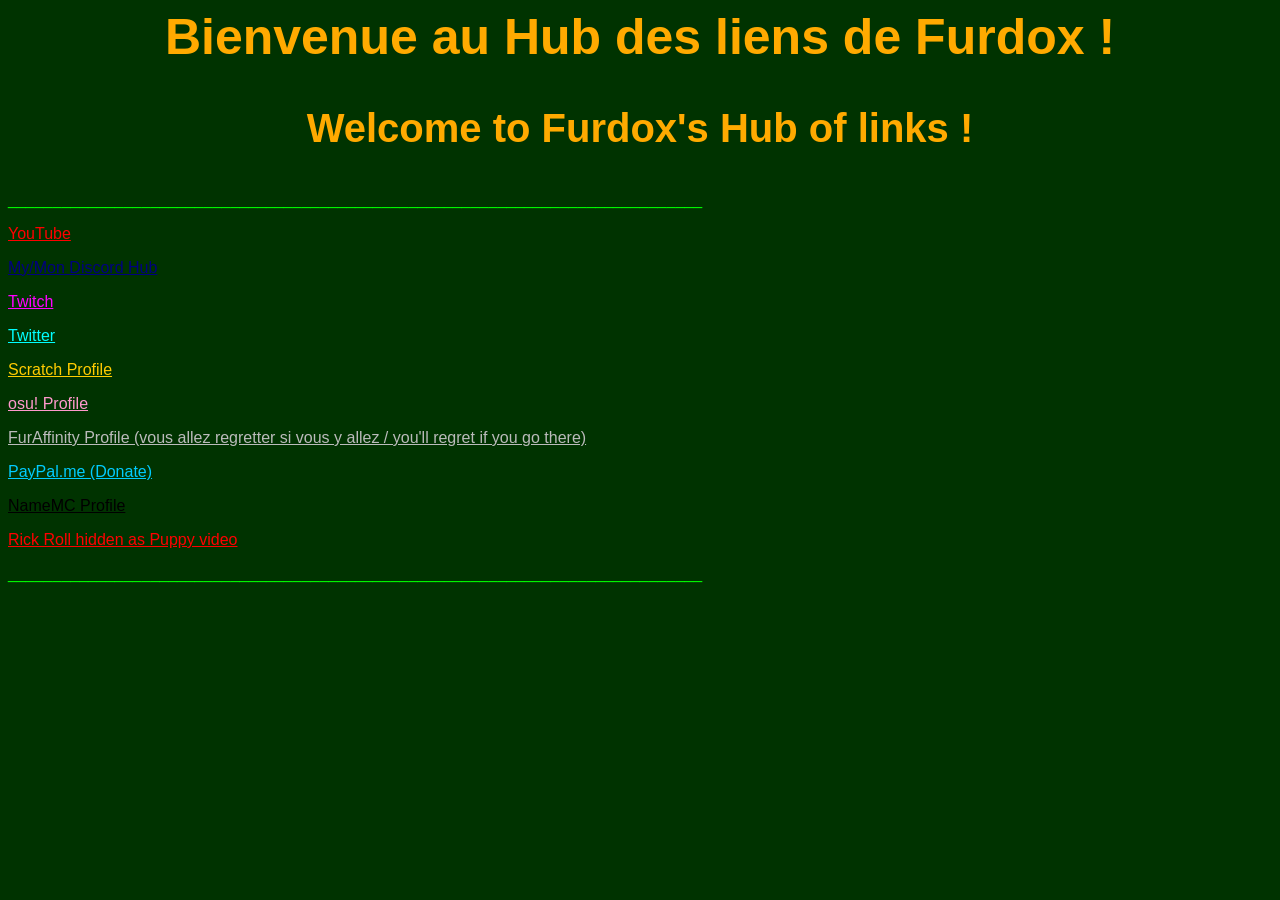
<file: links/index.html>
<html>
<head><link rel="stylesheet" href="index.css"></head>
<body><h1>Bienvenue au Hub des liens de Furdox !</h1>
<h3>Welcome to Furdox's Hub of links !</h3>
<title>Link Hub</title>
<p><span style="color: #00ff00;">______________________________________________________________________________</span></p>

<p><span style="color: #ff0000;"><a style="color: #ff0000;" href="http://tiny.cc/furdoxyt">YouTube</a></span></p>
<p><span style="color: #6666ff;"><a style="color: #000080;" href="http://tiny.cc/furdoxdiscord">My/Mon Discord Hub</a></span></p>
<p><span style="color: #ff00ff;"><a style="color: #ff00ff;" href="https://twitch.tv/furdoxyt">Twitch</a></span></p>
<p><span style="color: #00ffff;"><a style="color: #00ffff;" href="https://twitter.com/Furdox">Twitter</a></span></p>
<p><span style="color: #ffcc00;"><a style="color: #ffcc00;" href="http://tiny.cc/guffcat">Scratch Profile</a></span></p>
<p><span style="color: #ff99cc;"><a style="color: #ff99cc;" href="http://tiny.cc/guffosu">osu! Profile</a></span></p>
<p><span style="color: #ff99cc;"><a style="color: #bbbbbb;" href="https://www.furaffinity.net/user/furdox">FurAffinity Profile (vous allez regretter si vous y allez / you'll regret if you go there)</a></span></p>
<!-- <p><span style="color: #ff6600;"><a style="color: #ff6600;" href="http://tiny.cc/guffsubreddit">r/Guff</a></span></p> -->
<p><span style="color: #00ccff;"><a style="color: #00ccff;" href="https://paypal.me/guffyt">PayPal.me (Donate)</a></span></p>
<p><span style="color: #000000;"><a style="color: #000000;" href="http://tiny.cc/furdoxmcp">NameMC Profile</a></span></p>
<!-- <p><span style="color: #00ff00;"><a style="color: #00ff00;" href="http://tiny.cc/furdoxweb">Site Web (FR)</a></span></p> -->
<p><span style="color: #ff0000;"><a style="color: #ff0000;" href="http://tiny.cc/guffrr">Rick Roll hidden as Puppy video</a></span></p>

<p><span style="color: #00ff00;">______________________________________________________________________________</span></p>

<!--
tiny.cc/po
<p><a href="http://tiny.cc/guffy"></a></p>
<p><a href="http://tiny.cc/mmorpg"></a></p>
<p><a href="http://tiny.cc/epicloop"></a></p>
<p><a href="http://tiny.cc/saveguffytvid"></a></p>
<p><a href="http://tiny.cc/saveguffyt"></a></p>
<p><a href="http://tiny.cc/fatfurs"></a></p>
-->
  
</body></html>
</file>
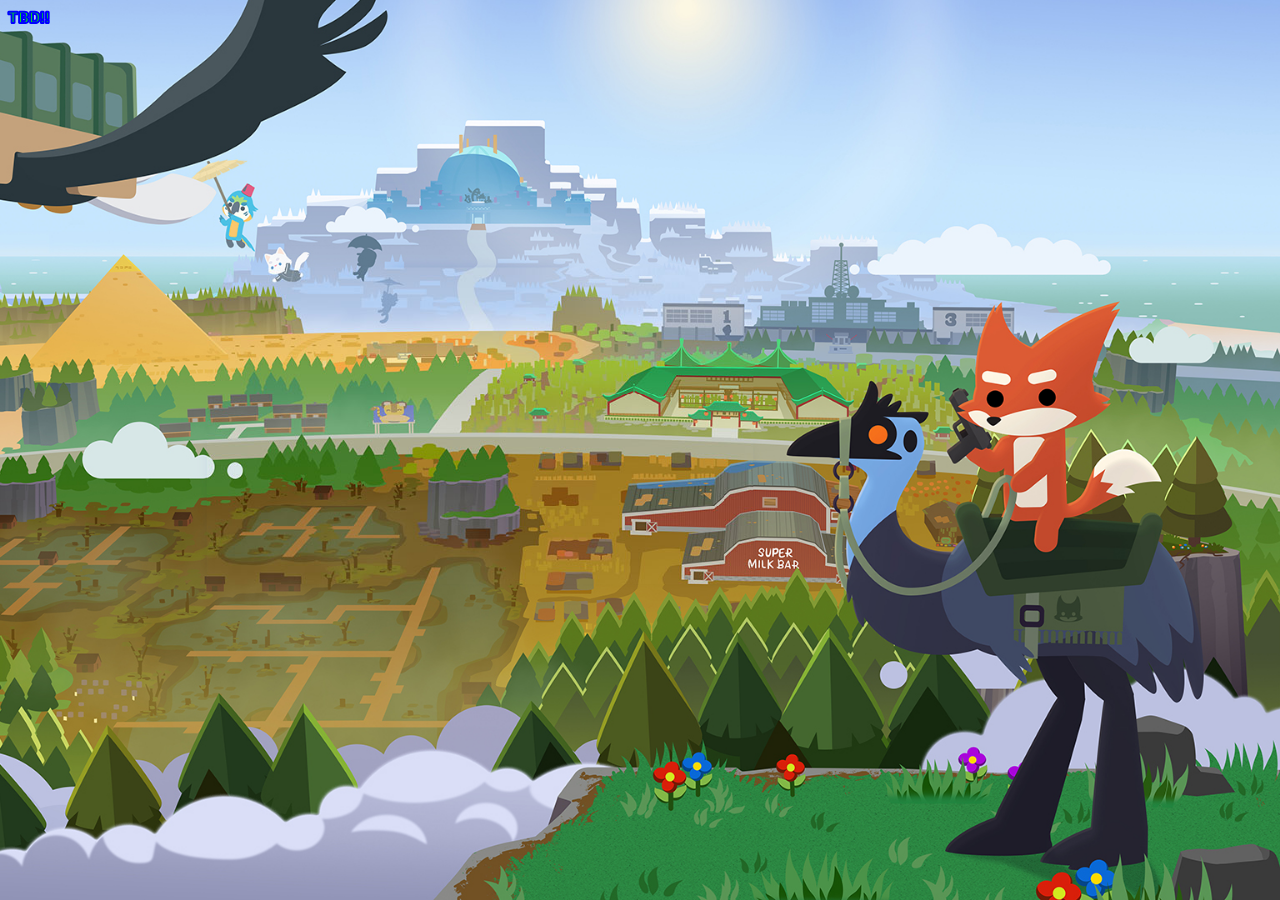
<file: website/bio/index.html>
<head>
<link rel="stylesheet" href="/website/index.css">
<title>Furdox's Website</title>
    <meta content="Furdox's bio" property="og:title" />
    <meta content="This is Furdox's bio hosted on his official website! ^w^" property="og:description" />
    <meta content="https://furdox.github.io" property="og:url" />
	  <meta content="/website/cdn/commonpng.png" property="og:image" />
    <meta content="#00ff00" data-react-helmet="true" name="theme-color" />
</head>

<body>
  <div>
    TBD!!
  </div>
</body>
</file>
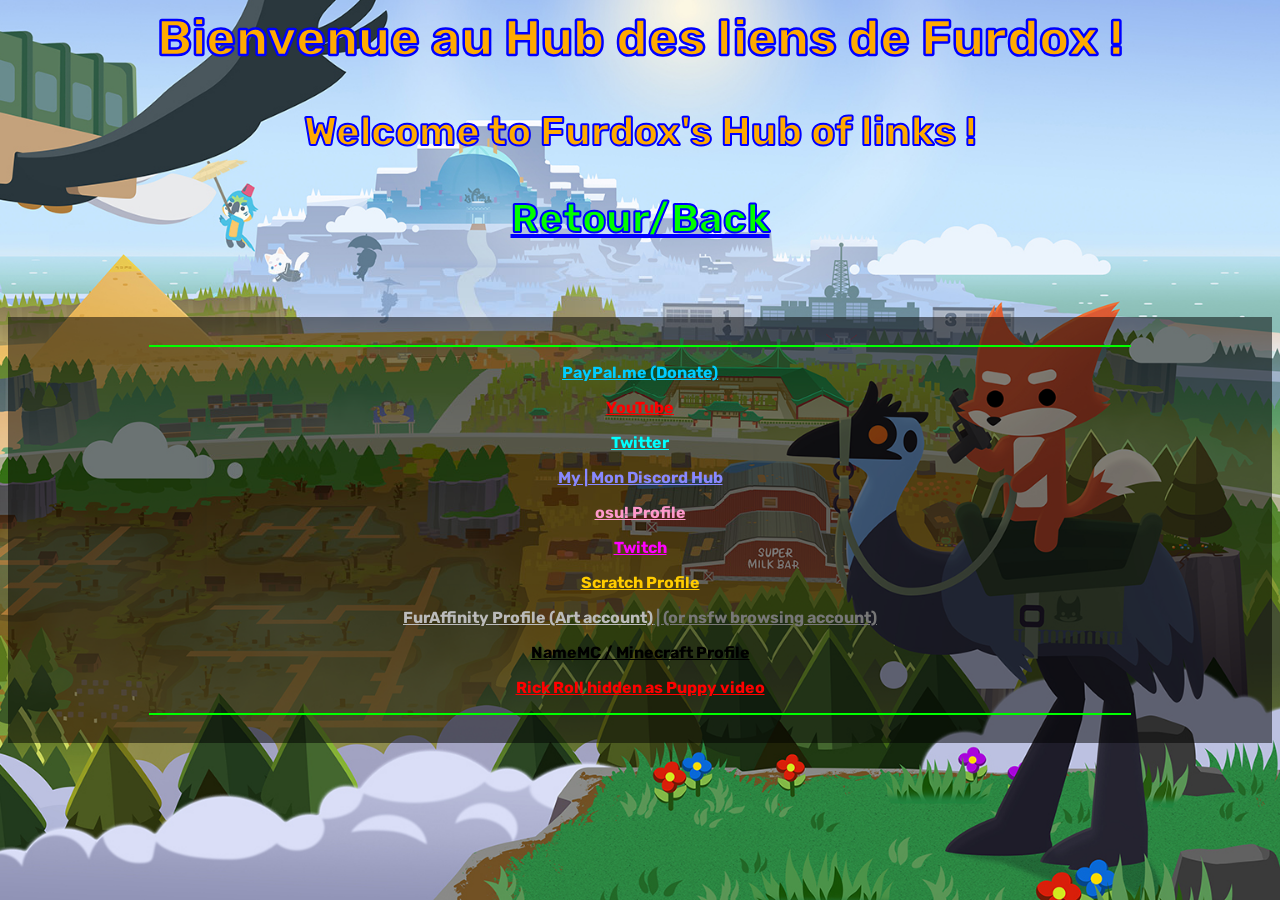
<file: website/links/index.html>
<html>
<head><link rel="stylesheet" href="/website/links/index.css">
    <meta content="Furdox's Link Hub" property="og:title" />
    <meta content="This is Furdox's official website! ^w^" property="og:description" />
    <meta content="https://furdox.github.io" property="og:url" />
	<meta content="/website/cdn/commonpng.png" property="og:image" />
    <meta content="#00ff00" data-react-helmet="true" name="theme-color" />
    <link rel="icon" type="image/x-icon" href="/website/cdn/favicon.ico">
	<title>Link Hub</title>
    </head>

<body><h1>Bienvenue au Hub des liens de Furdox !</h1>
<h3>Welcome to Furdox's Hub of links !</h3>
<custom1><p><a style="-webkit-text-stroke: 2px #00f; color:#0f0;" href="/website" href="/website">Retour/Back</a></p></custom1>
<p>&nbsp;</p>

<div class="linkelements">
<hr size="2" width="80%" color=00ff00>
<!-- <p><span style="color: #00ff00;">______________________________________________________________________________</span></p> -->
<p><a style="color: #00ccff;" href="https://paypal.me/guffyt">PayPal.me (Donate)</a></p>
<p><a style="color: #ff0000;" href="https://youtube.com/@Furdox">YouTube</a></p>
<p><a style="color: #00ffff;" href="https://twitter.com/Furdox">Twitter</a></p>
<p><a style="color: #8888ff;" href="https://discord.com/invite/GXCnNzvBV3">My | Mon Discord Hub</a></p>
<p><a style="color: #ff99cc;" href="https://osu.ppy.sh/users/23080435">osu! Profile</a></p>
<p><a style="color: #ff00ff;" href="https://twitch.tv/furdoxyt">Twitch</a></p>
<p><a style="color: #ffcc00;" href="https://scratch.mit.edu/users/turn02/">Scratch Profile</a></p>
<p><a style="color: #bbbbbb;" href="https://www.furaffinity.net/user/furdox">FurAffinity Profile (Art account)</a><a style="color: #777777;" href="https://www.furaffinity.net/user/furdoxyt"> | (or nsfw browsing account)</a></p>
<!-- <p><span style="color: #ff6600;"><a style="color: #ff6600;" href="http://tiny.cc/guffsubreddit">r/Guff</a></span></p> -->
<p><a style="color: #000000;" href="https://fr.namemc.com/profile/3d60a9b6-e74f-4b73-8c63-c0ff41e5bfe1">NameMC / Minecraft Profile</a></p>
<!-- <p><span style="color: #00ff00;"><a style="color: #00ff00;" href="http://tiny.cc/furdoxweb">Site Web (FR)</a></span></p> -->
<p><a style="color: #ff0000;" href="http://tiny.cc/guffrr">Rick Roll hidden as Puppy video</a></p>
<hr size="2" width="80%" color=00ff00>
<!-- <p><span style="color: #00ff00;">______________________________________________________________________________</span></p> -->
</div>

<!--
tiny.cc/po
<p><a href="http://tiny.cc/guffy"></a></p>
<p><a href="http://tiny.cc/mmorpg"></a></p>
<p><a href="http://tiny.cc/epicloop"></a></p>
<p><a href="http://tiny.cc/saveguffytvid"></a></p>
<p><a href="http://tiny.cc/saveguffyt"></a></p>
<p><a href="http://tiny.cc/fatfurs"></a></p>
-->
<!--

    <hr size="2" width="99%" color=00ff00>
    <custom1>ads ;w;</custom1>

    <div class="veryBottomAds">
        
    </div>
        
-->
</body>
</html>
</file>
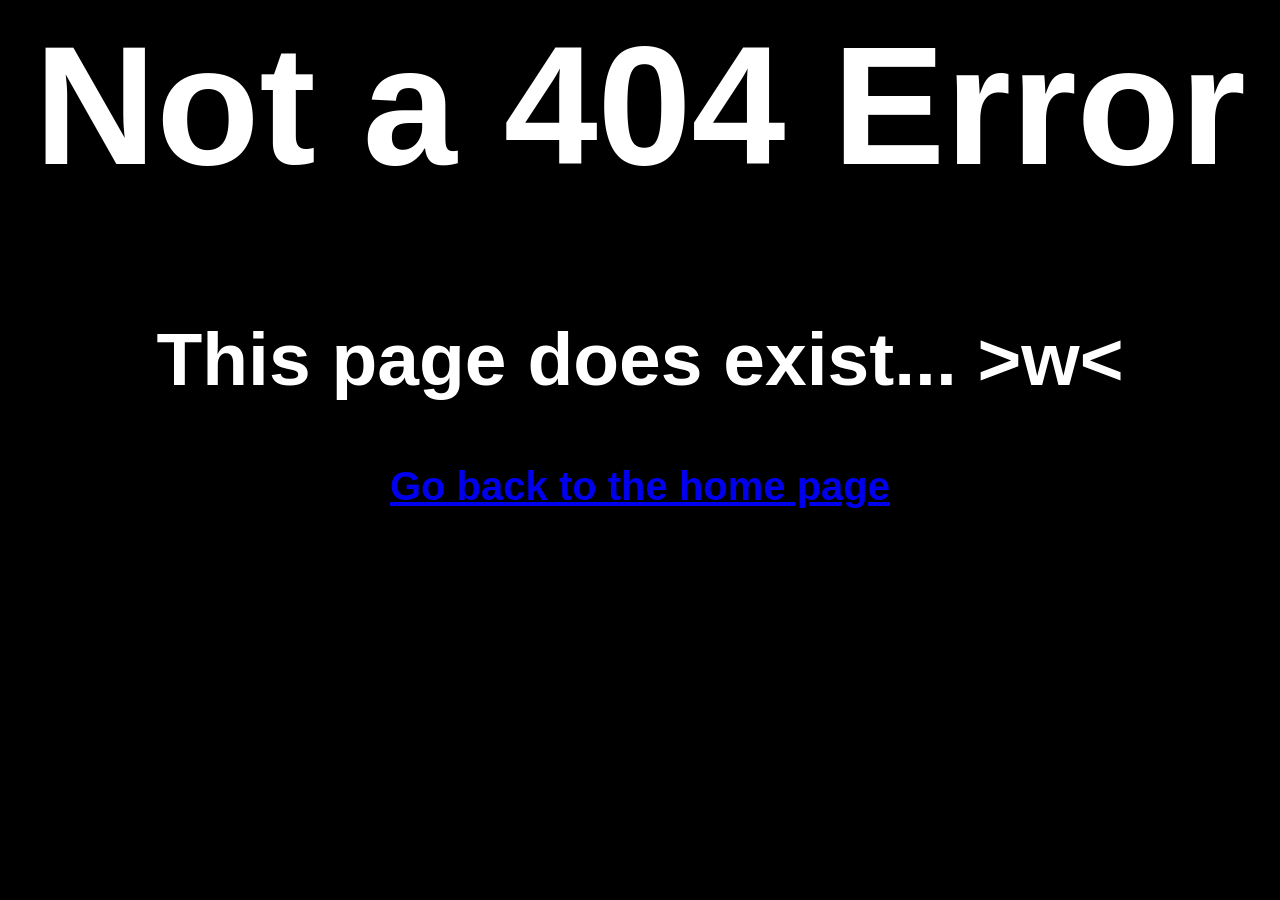
<file: website/secret/index.html>
<html>
<title>404? >~<</title>
<head><link rel="stylesheet" href="/404.css"></head>
<body>
<h1>Not a 404 Error</h1>
<h2>This page does exist... >w<</h2>
<h3><p><span style="color:#ffffff;"><a href="https://furdox.github.io">Go back to the home page</a></span></p></h3>
</body>
</html>
</file>
<file: links/index.css>
h1 {
font-family: Comic Sans MS, sans-serif;
color: #ffaa00;
font-size: 50;
text-align: center;
}
h3 {
font-family: Comic Sans MS, sans-serif;
color: #ffaa00;
font-size: 40;
text-align: center;
}
body {
background-color: #003300;
font-family: Comic Sans MS, sans-serif;
}
custom1 {
font-family: Comic Sans MS, sans-serif;
color: #00ff00;
font-size: 30;
}
custom2 {
font-family: Comic Sans MS, sans-serif;
color: #00ff00;
}
</file>
<file: website/index.css>
@font-face {
font-family: Rubik Bold;
src: url(/website/cdn/RubikBold.ttf);
}
a:link {
	-webkit-text-stroke: #0000ff;
	 text-decoration: underline;
}
a:visited {
	-webkit-text-stroke: #0000ff;
	 text-decoration: underline;
}
a:hover {
	-webkit-text-stroke: #0000ff;
	 text-decoration: none;
}

div {
  color: #00ff00;
    -webkit-text-stroke: 2px #00f;
}
h1 {
font-family: Rubik Bold, Comic Sans MS;
color: #ffaa00;
font-size: 50;
text-align: center;
-webkit-text-stroke: 2.5px #00f;
}
h3 {
font-family: Rubik Bold, Comic Sans MS;
color: #ffaa00;
font-size: 40;
text-align: center;
-webkit-text-stroke: 2px #00f;
}
body {
background-color: #003300;
	background-image: url(/website/cdn/sar_bg_notext.png);
	background-repeat: no-repeat;
	background-size: cover;
	background-position: right bottom;
	background-attachment: fixed;
font-family: Rubik Bold, Comic Sans MS;
-webkit-text-stroke: 2px #00f;
}
custom1 {
font-family: Rubik Bold, Comic Sans MS;
color: #00ff00;
font-size: 40;
-webkit-text-stroke: 2px #00f;
text-align: center;
}
custom2 {
font-family: Rubik Bold, Comic Sans MS;
color: #00ff00;
font-size: 20;
-webkit-text-stroke: 1.3px #0000ff;
}
.belowmain {
	text-align: center;
	position: relative;
	padding: 20px;
	animation-timing-function: cubic-bezier(0, 0, 0.5, 3);
	animation-name: belowmaingoin;
	animation-duration: 1s;
}

@keyframes belowmaingoin {
	from {left: 1500px;}
	to {left: 0px;}
}
</file>
<file: website/links/index.css>
@font-face {
font-family: Rubik Bold;
src: url(/website/cdn/RubikBold.ttf);
}
a:link {
	-webkit-text-stroke: #0000ff;
	 text-decoration: underline;
}
a:visited {
	-webkit-text-stroke: #0000ff;
	 text-decoration: underline;
}
a:hover {
	-webkit-text-stroke: #0000ff;
	 text-decoration: none;
}

div {
  color: #00ff00;
    -webkit-text-stroke: 2px #00f;
}
h1 {
font-family: Rubik Bold, Comic Sans MS;
color: #ffaa00;
font-size: 50;
text-align: center;
-webkit-text-stroke: 2.5px #00f;
}
h3 {
font-family: Rubik Bold, Comic Sans MS;
color: #ffaa00;
font-size: 40;
text-align: center;
-webkit-text-stroke: 2px #00f;
}
p {
    text-align: center;
}
body {
background-color: #003300;
	background-image: url(/website/cdn/sar_bg_notext.png);
	background-repeat: no-repeat;
	background-size: cover;
	background-position: right bottom;
	background-attachment: fixed;
font-family: Rubik Bold, Comic Sans MS;
-webkit-text-stroke: 2px #00f;
}
custom1 {
font-family: Rubik Bold, Comic Sans MS;
color: #00ff00;
font-size: 40;
-webkit-text-stroke: 2px #00f;
text-align: center;
}
custom2 {
font-family: Rubik Bold, Comic Sans MS;
color: #00ff00;
font-size: 20;
-webkit-text-stroke: 1.3px #0000ff;
}
.linkelements {
	position: relative;
	background-color: rgb(0 0 0 / 50%);
	padding: 20px;
	animation-timing-function: cubic-bezier(0, 0, 0.25, 2);
	animation-name: linksgoin;
	animation-duration: 1s;
}
  
@keyframes linksgoin {
	from {top: 500px;}
  	to {top: 0px;}
}
</file>
<file: 404.css>
body {
font-family: Comic Sans MS, sans-serif;
color: #ffffff;
background-color: #000000;
text-align: center;
}
h1 {
font-family: Comic Sans MS, sans-serif;
color: #ffffff;
font-size: 169;
}
h2 {
font-family: Comic Sans MS, sans-serif;
color: #ffffff;
font-size: 75;
}
h3 {
font-family: Comic Sans MS, sans-serif;
color: #ffffff;
font-size: 40;
}
</file>
